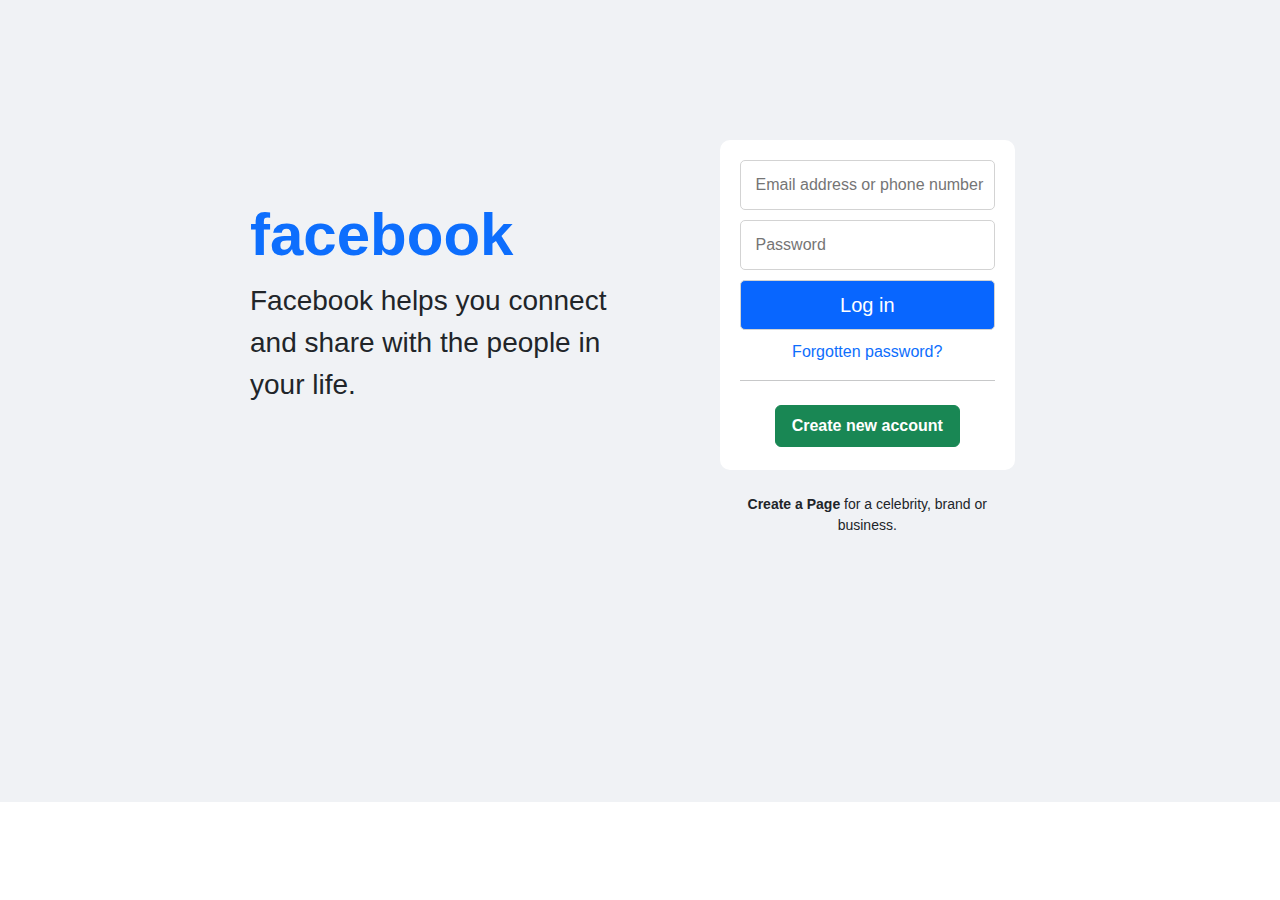
<file: FaceBook/Facebook.html>
<!DOCTYPE html>
<html lang="en">
<head>
    <meta charset="UTF-8">
    <meta name="viewport" content="width=device-width, initial-scale=1.0">
    <title>Facebook - log in or sign up</title>
    <link href="https://cdn.jsdelivr.net/npm/bootstrap@5.3.3/dist/css/bootstrap.min.css" rel="stylesheet" integrity="sha384-QWTKZyjpPEjISv5WaRU9OFeRpok6YctnYmDr5pNlyT2bRjXh0JMhjY6hW+ALEwIH" crossorigin="anonymous">
    <script src="https://cdn.jsdelivr.net/npm/bootstrap@5.3.3/dist/js/bootstrap.bundle.min.js" integrity="sha384-YvpcrYf0tY3lHB60NNkmXc5s9fDVZLESaAA55NDzOxhy9GkcIdslK1eN7N6jIeHz" crossorigin="anonymous"></script>
    <link rel="stylesheet" href="./Facebook.css">
    <link rel="stylesheet" href="./Facebook (Media Queries).css" media="(max-width:700px)">
</head>
<body>
    <section id="sec" class="d-flex">
        <div id="DivOne">
            <p id="POne" class="text-primary fw-bold mb-0">facebook</p>
            <p id="PTwo" class="fs-3" style="width: 110%;">Facebook helps you connect and share with the people in your life.</p>
        </div>
        <div id="BD" style="width: 45%;">
            <div id="DivTwo" class="w-100">
                <input id="input" type="text" placeholder="Email address or phone number">
                <input id="input" type="text" placeholder="Password">
                <button id="ButtonOne">Log in</button>
                <p class="text-center text-primary">Forgotten password?</p>
                <hr>
                <div class="d-flex align-items-center justify-content-center">                  
                    <button type="button" id="ButtonTwo" class="btn btn-success px-3 py-2 mt-2 fs-6 fw-semibold" data-bs-toggle="modal" data-bs-target="#staticBackdrop">
                        Create new account
                    </button>
                    <!-- Modal -->
                    <div class="modal fade" id="staticBackdrop" data-bs-backdrop="static" data-bs-keyboard="false" tabindex="-1" aria-labelledby="staticBackdropLabel" aria-hidden="true">
                        <div class="modal-dialog modal-dialog-centered">
                        <div class="modal-content">
                            <!-- Vertically centered modal -->  
                            <div class="modal-header">
                                <h5 class="modal-title" id="staticBackdropLabel">Modal title</h5>
                                <button type="button" class="btn-close" data-bs-dismiss="modal" aria-label="Close"></button>
                            </div>
                            <div class="modal-body">
                                ...
                            </div>
                            <div class="modal-footer">
                                <button type="button" class="btn btn-secondary" data-bs-dismiss="modal">Close</button>
                                <button type="button" class="btn btn-primary">Understood</button>
                            </div>
                        </div>
                        </div>
                    </div>

                </div>
            </div>
            
            <p id="PEnd" class="text-center mt-4" style="font-size: 14px;"><span class="fw-semibold">Create a Page</span> for a celebrity, brand or business.</p>
        </div>
    </section>
</body>
</html>
</file>
<file: FaceBook/Facebook.css>
*{
    margin: 0;
    padding: 0;
    font-family: Arial, Helvetica, sans-serif;
}

#sec{
    padding-top: 140px;
    padding-left: 250px;
    padding-right: 265px;
    padding-bottom: 250px;
    background-color: rgb(240, 242, 245);
}

#DivOne{
    padding-top: 50px;
    width: 54%;
    margin-right: 115px;
}

#POne{
    font-size: 60px;    
}

#input, #ButtonOne{
    width: 100%;
    height: 50px;
    border-radius: 5px;
    border: 1px solid lightgray;
    padding-left: 15px;
    margin-bottom: 10px;
}

#ButtonOne{
    padding-left: 0;
    font-size: 20px;
    background-color: rgb(8, 102, 255);
    color: white;
}

#DivTwo{
    height: 330px;
    border-radius: 10px;
    padding: 20px;
    padding-bottom: 0;
    background-color: white;
}
</file>
<file: FaceBook/Facebook (Media Queries).css>
#sec{
    padding-top: 140px;
    padding-left: 20px;
    padding-right: 20px;
    padding-bottom: 250px;
}

#POne{
    font-size: 40px;
}

#PTwo{
    font-size: 20px !important;
    width: 130% !important;
}

#BD{
    width: 70% !important;
}

#DivTwo{
    height: 290px;
}

#input, #ButtonOne{
    height: 40px;
    padding-left: 5px;
    font-size: small;
}

#PEnd{
    font-size: 10px !important;
}
</file>
